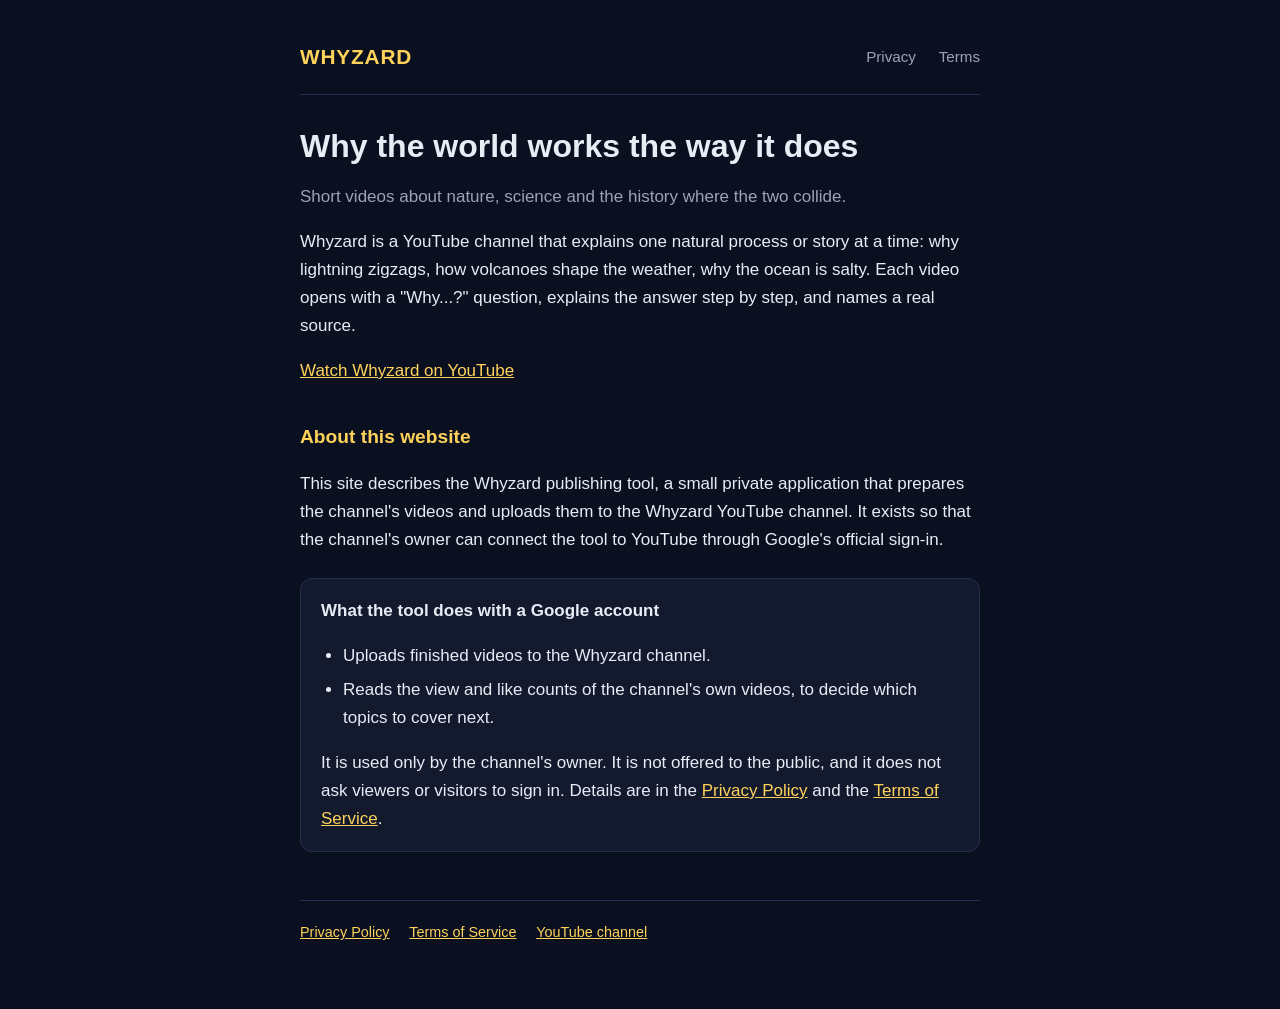
<file: index.html>
<!doctype html>
<html lang="en">
<head>
  <meta charset="utf-8">
  <meta name="viewport" content="width=device-width, initial-scale=1">
  <title>Whyzard: why the world works the way it does</title>
  <meta name="description" content="Whyzard makes short science and nature videos about how the world works, and publishes them on YouTube.">
  <link rel="stylesheet" href="style.css">
</head>
<body>
  <div class="wrap">
    <header class="site">
      <a class="brand" href="index.html">WHYZARD</a>
      <nav>
        <a href="privacy.html">Privacy</a>
        <a href="terms.html">Terms</a>
      </nav>
    </header>

    <h1>Why the world works the way it does</h1>
    <p class="tagline">Short videos about nature, science and the history where the two collide.</p>

    <p>Whyzard is a YouTube channel that explains one natural process or story at a time: why lightning zigzags, how volcanoes shape the weather, why the ocean is salty. Each video opens with a "Why...?" question, explains the answer step by step, and names a real source.</p>

    <p><a href="https://www.youtube.com/channel/UCyWKNkWs9CHVP5_zbP9b5cg">Watch Whyzard on YouTube</a></p>

    <h2>About this website</h2>
    <p>This site describes the Whyzard publishing tool, a small private application that prepares the channel's videos and uploads them to the Whyzard YouTube channel. It exists so that the channel's owner can connect the tool to YouTube through Google's official sign-in.</p>

    <div class="card">
      <strong>What the tool does with a Google account</strong>
      <ul>
        <li>Uploads finished videos to the Whyzard channel.</li>
        <li>Reads the view and like counts of the channel's own videos, to decide which topics to cover next.</li>
      </ul>
      <p style="margin-bottom:0">It is used only by the channel's owner. It is not offered to the public, and it does not ask viewers or visitors to sign in. Details are in the <a href="privacy.html">Privacy Policy</a> and the <a href="terms.html">Terms of Service</a>.</p>
    </div>

    <footer>
      <a href="privacy.html">Privacy Policy</a>
      <a href="terms.html">Terms of Service</a>
      <a href="https://www.youtube.com/channel/UCyWKNkWs9CHVP5_zbP9b5cg">YouTube channel</a>
    </footer>
  </div>
</body>
</html>
</file>
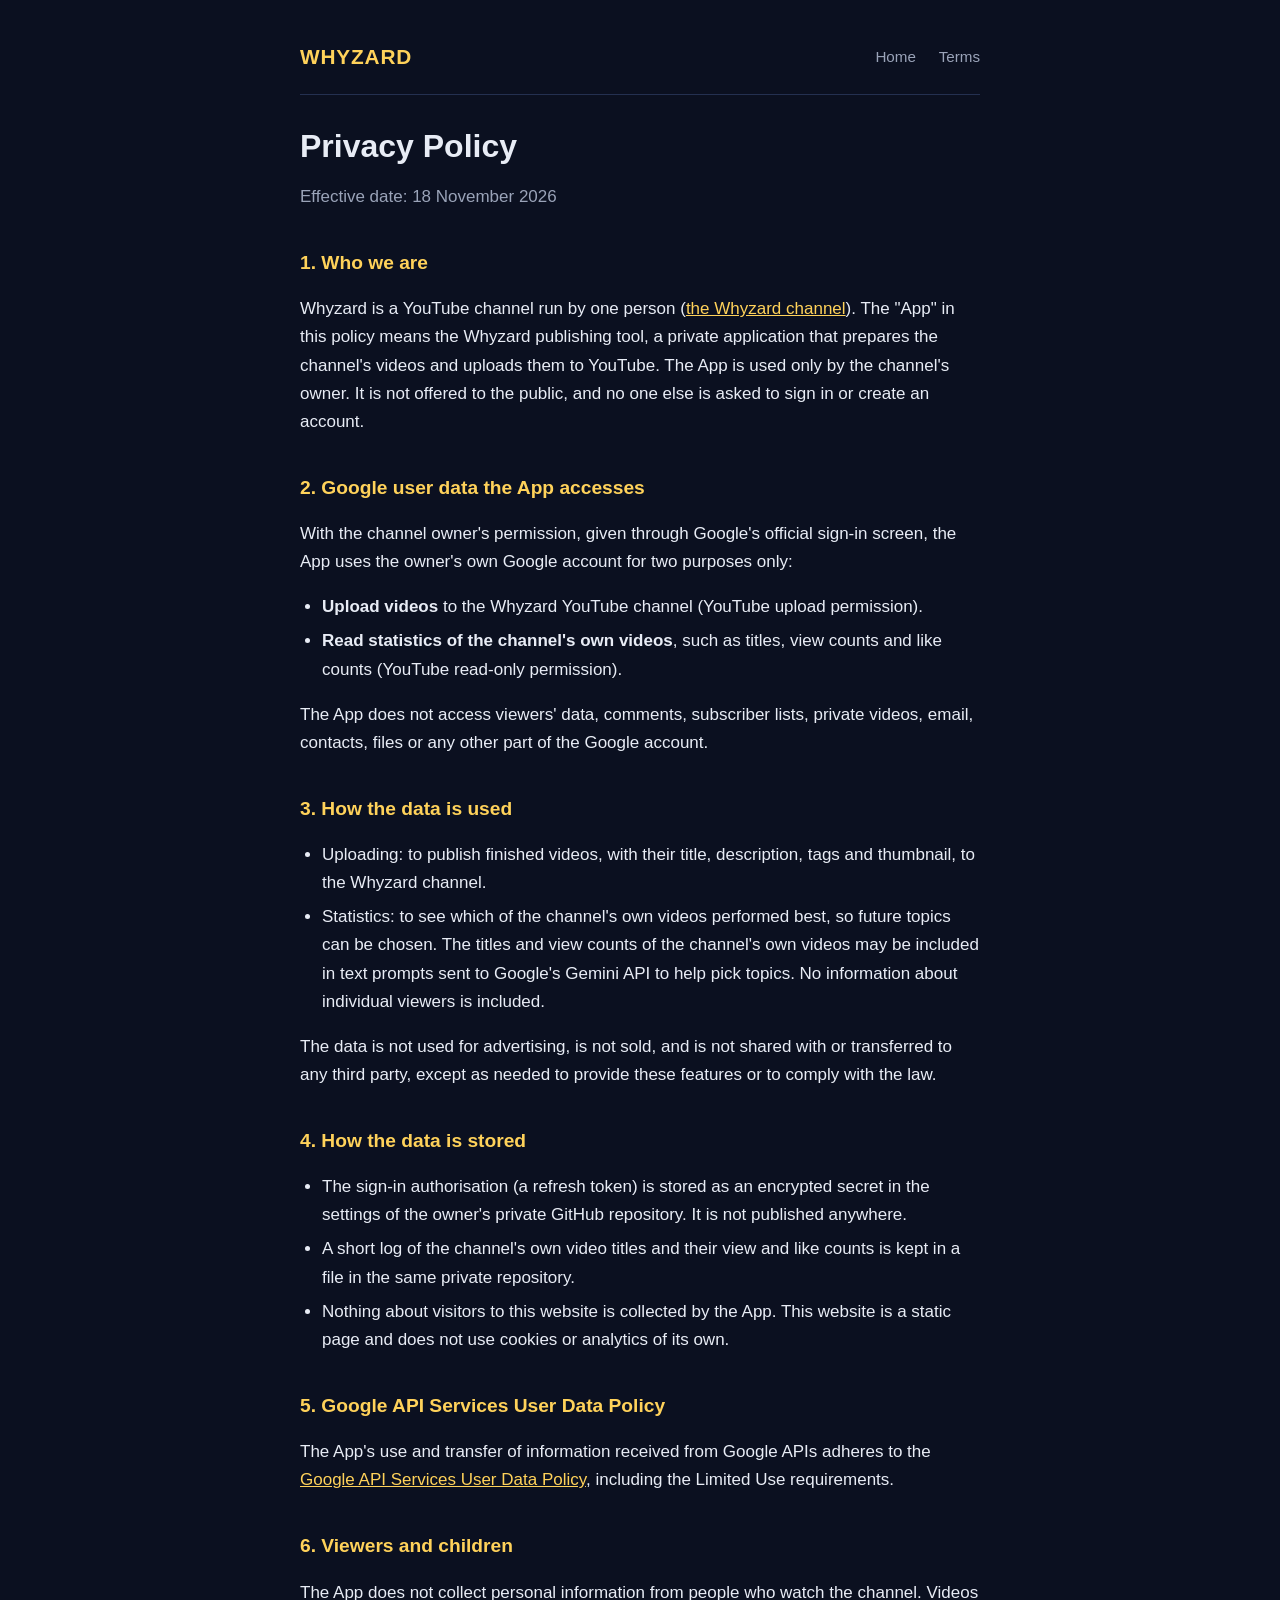
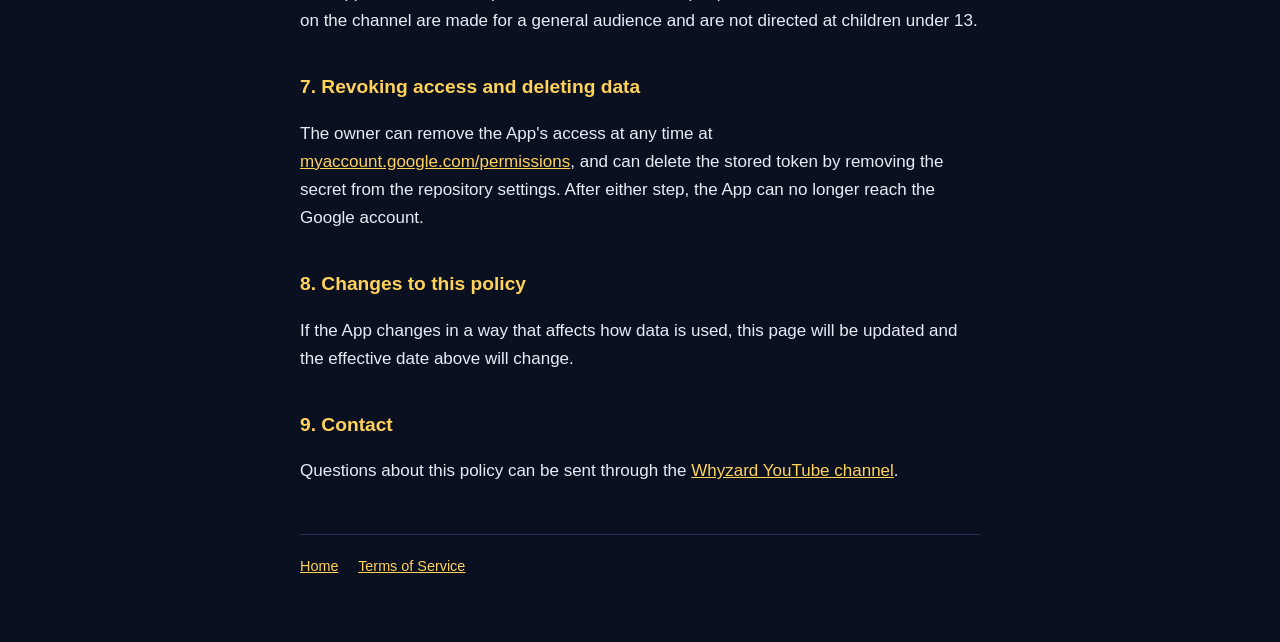
<file: privacy.html>
<!doctype html>
<html lang="en">
<head>
  <meta charset="utf-8">
  <meta name="viewport" content="width=device-width, initial-scale=1">
  <title>Privacy Policy | Whyzard</title>
  <meta name="description" content="How the Whyzard publishing tool handles Google account data.">
  <link rel="stylesheet" href="style.css">
</head>
<body>
  <div class="wrap">
    <header class="site">
      <a class="brand" href="index.html">WHYZARD</a>
      <nav>
        <a href="index.html">Home</a>
        <a href="terms.html">Terms</a>
      </nav>
    </header>

    <h1>Privacy Policy</h1>
    <p class="meta">Effective date: 18 November 2026</p>

    <h2>1. Who we are</h2>
    <p>Whyzard is a YouTube channel run by one person (<a href="https://www.youtube.com/channel/UCyWKNkWs9CHVP5_zbP9b5cg">the Whyzard channel</a>). The "App" in this policy means the Whyzard publishing tool, a private application that prepares the channel's videos and uploads them to YouTube. The App is used only by the channel's owner. It is not offered to the public, and no one else is asked to sign in or create an account.</p>

    <h2>2. Google user data the App accesses</h2>
    <p>With the channel owner's permission, given through Google's official sign-in screen, the App uses the owner's own Google account for two purposes only:</p>
    <ul>
      <li><strong>Upload videos</strong> to the Whyzard YouTube channel (YouTube upload permission).</li>
      <li><strong>Read statistics of the channel's own videos</strong>, such as titles, view counts and like counts (YouTube read-only permission).</li>
    </ul>
    <p>The App does not access viewers' data, comments, subscriber lists, private videos, email, contacts, files or any other part of the Google account.</p>

    <h2>3. How the data is used</h2>
    <ul>
      <li>Uploading: to publish finished videos, with their title, description, tags and thumbnail, to the Whyzard channel.</li>
      <li>Statistics: to see which of the channel's own videos performed best, so future topics can be chosen. The titles and view counts of the channel's own videos may be included in text prompts sent to Google's Gemini API to help pick topics. No information about individual viewers is included.</li>
    </ul>
    <p>The data is not used for advertising, is not sold, and is not shared with or transferred to any third party, except as needed to provide these features or to comply with the law.</p>

    <h2>4. How the data is stored</h2>
    <ul>
      <li>The sign-in authorisation (a refresh token) is stored as an encrypted secret in the settings of the owner's private GitHub repository. It is not published anywhere.</li>
      <li>A short log of the channel's own video titles and their view and like counts is kept in a file in the same private repository.</li>
      <li>Nothing about visitors to this website is collected by the App. This website is a static page and does not use cookies or analytics of its own.</li>
    </ul>

    <h2>5. Google API Services User Data Policy</h2>
    <p>The App's use and transfer of information received from Google APIs adheres to the <a href="https://developers.google.com/terms/api-services-user-data-policy">Google API Services User Data Policy</a>, including the Limited Use requirements.</p>

    <h2>6. Viewers and children</h2>
    <p>The App does not collect personal information from people who watch the channel. Videos on the channel are made for a general audience and are not directed at children under 13.</p>

    <h2>7. Revoking access and deleting data</h2>
    <p>The owner can remove the App's access at any time at <a href="https://myaccount.google.com/permissions">myaccount.google.com/permissions</a>, and can delete the stored token by removing the secret from the repository settings. After either step, the App can no longer reach the Google account.</p>

    <h2>8. Changes to this policy</h2>
    <p>If the App changes in a way that affects how data is used, this page will be updated and the effective date above will change.</p>

    <h2>9. Contact</h2>
    <p>Questions about this policy can be sent through the <a href="https://www.youtube.com/channel/UCyWKNkWs9CHVP5_zbP9b5cg">Whyzard YouTube channel</a>.</p>

    <footer>
      <a href="index.html">Home</a>
      <a href="terms.html">Terms of Service</a>
    </footer>
  </div>
</body>
</html>
</file>
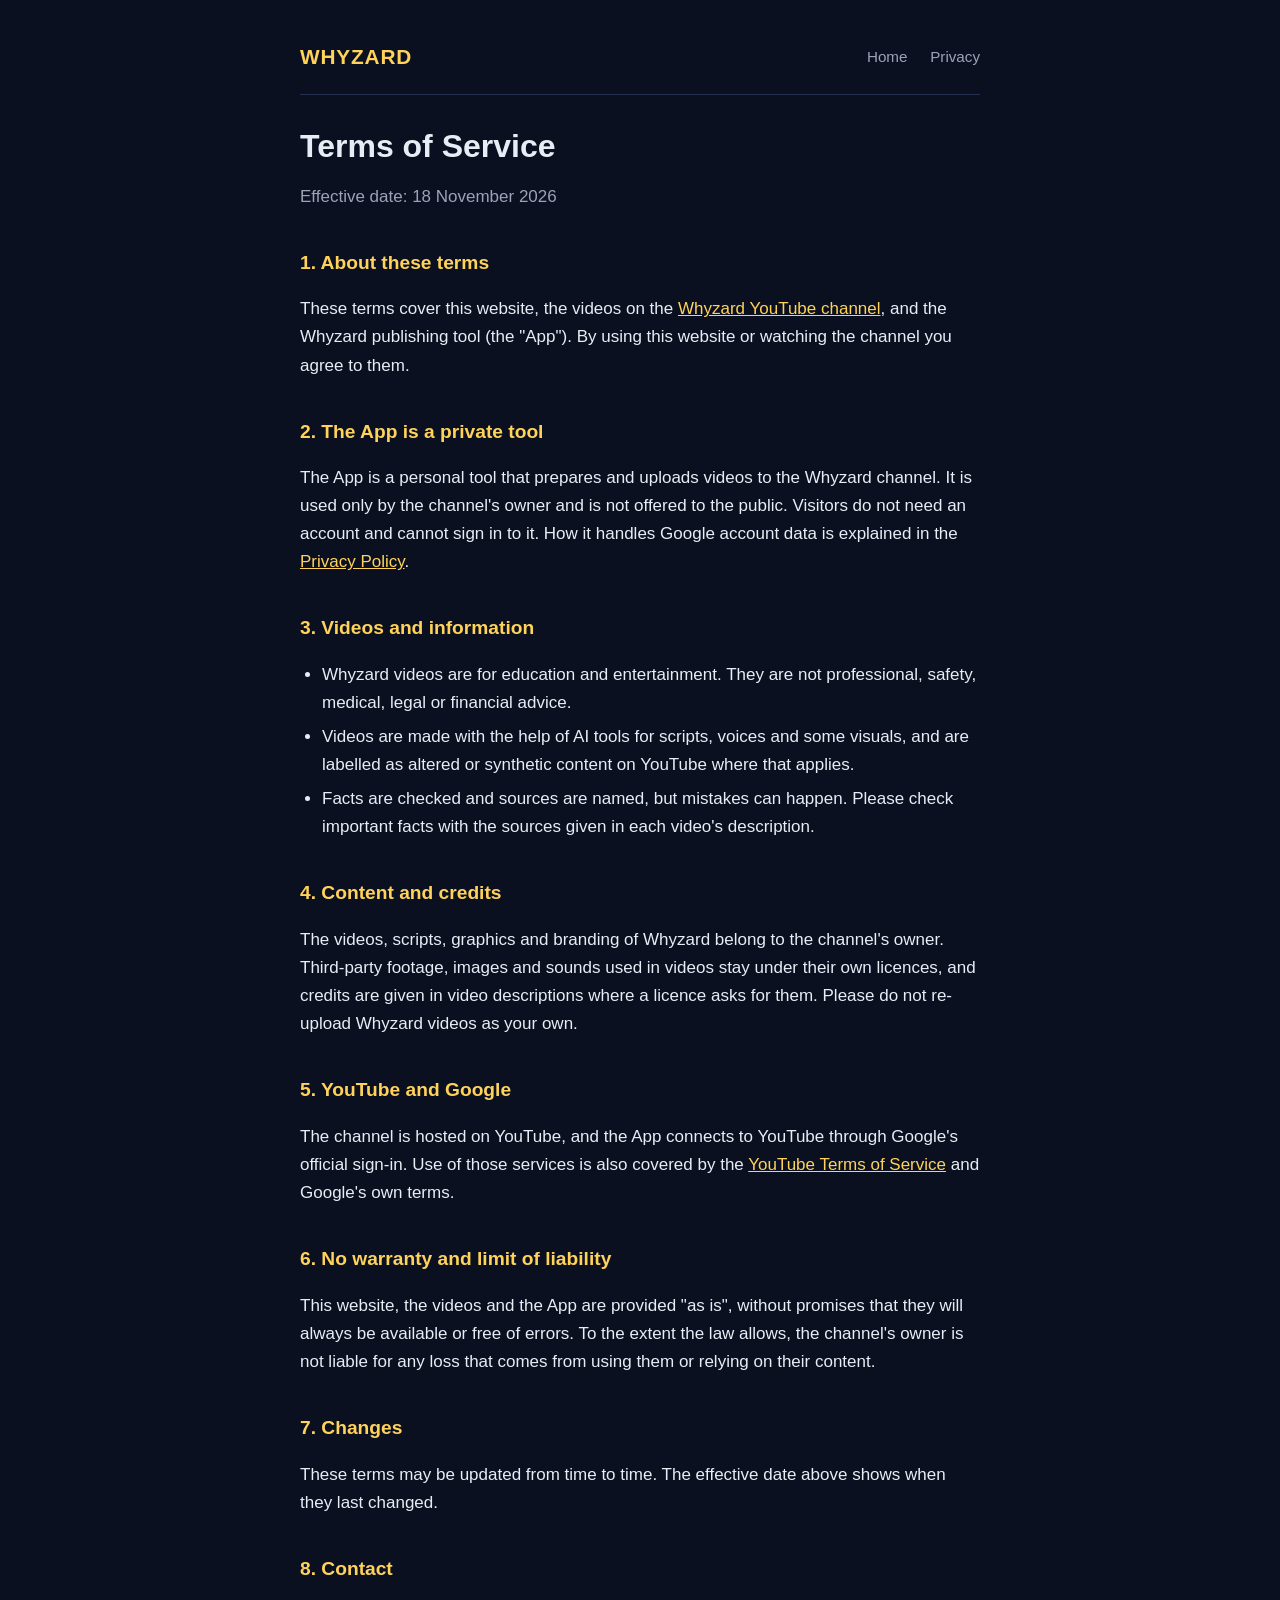
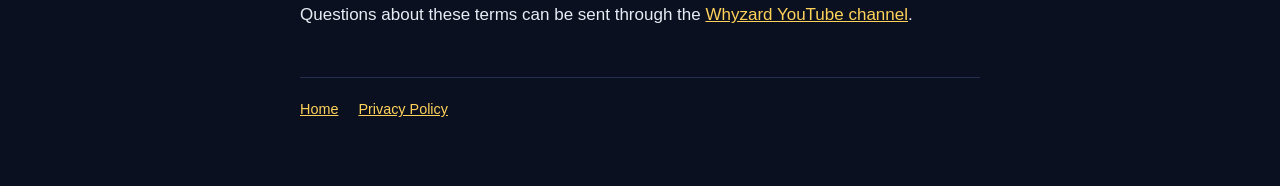
<file: terms.html>
<!doctype html>
<html lang="en">
<head>
  <meta charset="utf-8">
  <meta name="viewport" content="width=device-width, initial-scale=1">
  <title>Terms of Service | Whyzard</title>
  <meta name="description" content="Terms for using the Whyzard website, videos and publishing tool.">
  <link rel="stylesheet" href="style.css">
</head>
<body>
  <div class="wrap">
    <header class="site">
      <a class="brand" href="index.html">WHYZARD</a>
      <nav>
        <a href="index.html">Home</a>
        <a href="privacy.html">Privacy</a>
      </nav>
    </header>

    <h1>Terms of Service</h1>
    <p class="meta">Effective date: 18 November 2026</p>

    <h2>1. About these terms</h2>
    <p>These terms cover this website, the videos on the <a href="https://www.youtube.com/channel/UCyWKNkWs9CHVP5_zbP9b5cg">Whyzard YouTube channel</a>, and the Whyzard publishing tool (the "App"). By using this website or watching the channel you agree to them.</p>

    <h2>2. The App is a private tool</h2>
    <p>The App is a personal tool that prepares and uploads videos to the Whyzard channel. It is used only by the channel's owner and is not offered to the public. Visitors do not need an account and cannot sign in to it. How it handles Google account data is explained in the <a href="privacy.html">Privacy Policy</a>.</p>

    <h2>3. Videos and information</h2>
    <ul>
      <li>Whyzard videos are for education and entertainment. They are not professional, safety, medical, legal or financial advice.</li>
      <li>Videos are made with the help of AI tools for scripts, voices and some visuals, and are labelled as altered or synthetic content on YouTube where that applies.</li>
      <li>Facts are checked and sources are named, but mistakes can happen. Please check important facts with the sources given in each video's description.</li>
    </ul>

    <h2>4. Content and credits</h2>
    <p>The videos, scripts, graphics and branding of Whyzard belong to the channel's owner. Third-party footage, images and sounds used in videos stay under their own licences, and credits are given in video descriptions where a licence asks for them. Please do not re-upload Whyzard videos as your own.</p>

    <h2>5. YouTube and Google</h2>
    <p>The channel is hosted on YouTube, and the App connects to YouTube through Google's official sign-in. Use of those services is also covered by the <a href="https://www.youtube.com/t/terms">YouTube Terms of Service</a> and Google's own terms.</p>

    <h2>6. No warranty and limit of liability</h2>
    <p>This website, the videos and the App are provided "as is", without promises that they will always be available or free of errors. To the extent the law allows, the channel's owner is not liable for any loss that comes from using them or relying on their content.</p>

    <h2>7. Changes</h2>
    <p>These terms may be updated from time to time. The effective date above shows when they last changed.</p>

    <h2>8. Contact</h2>
    <p>Questions about these terms can be sent through the <a href="https://www.youtube.com/channel/UCyWKNkWs9CHVP5_zbP9b5cg">Whyzard YouTube channel</a>.</p>

    <footer>
      <a href="index.html">Home</a>
      <a href="privacy.html">Privacy Policy</a>
    </footer>
  </div>
</body>
</html>
</file>
<file: style.css>
:root {
  --ink: #0b1020;
  --panel: #131a2e;
  --text: #e8ecf5;
  --muted: #9aa3b8;
  --gold: #ffd25a;
  --line: #243050;
}

* { box-sizing: border-box; }

body {
  margin: 0;
  background: var(--ink);
  color: var(--text);
  font: 17px/1.65 -apple-system, BlinkMacSystemFont, "Segoe UI", Roboto, Helvetica, Arial, sans-serif;
}

.wrap {
  max-width: 720px;
  margin: 0 auto;
  padding: 40px 20px 64px;
}

header.site {
  display: flex;
  align-items: center;
  justify-content: space-between;
  flex-wrap: wrap;
  gap: 12px;
  padding-bottom: 20px;
  border-bottom: 1px solid var(--line);
  margin-bottom: 32px;
}

header.site .brand {
  color: var(--gold);
  font-weight: 800;
  font-size: 1.3rem;
  letter-spacing: 0.04em;
  text-decoration: none;
}

nav a {
  color: var(--muted);
  text-decoration: none;
  margin-left: 18px;
  font-size: 0.95rem;
}

nav a:hover { color: var(--gold); }

h1 { font-size: 2rem; line-height: 1.2; margin: 0 0 8px; }
h2 { font-size: 1.2rem; margin: 36px 0 8px; color: var(--gold); }

p, li { color: var(--text); }
ul { padding-left: 22px; }
li { margin: 6px 0; }

.tagline, .meta { color: var(--muted); }

a { color: var(--gold); }

.card {
  background: var(--panel);
  border: 1px solid var(--line);
  border-radius: 12px;
  padding: 18px 20px;
  margin: 24px 0;
}

footer {
  margin-top: 48px;
  padding-top: 20px;
  border-top: 1px solid var(--line);
  color: var(--muted);
  font-size: 0.9rem;
}

footer a { margin-right: 16px; }
</file>
